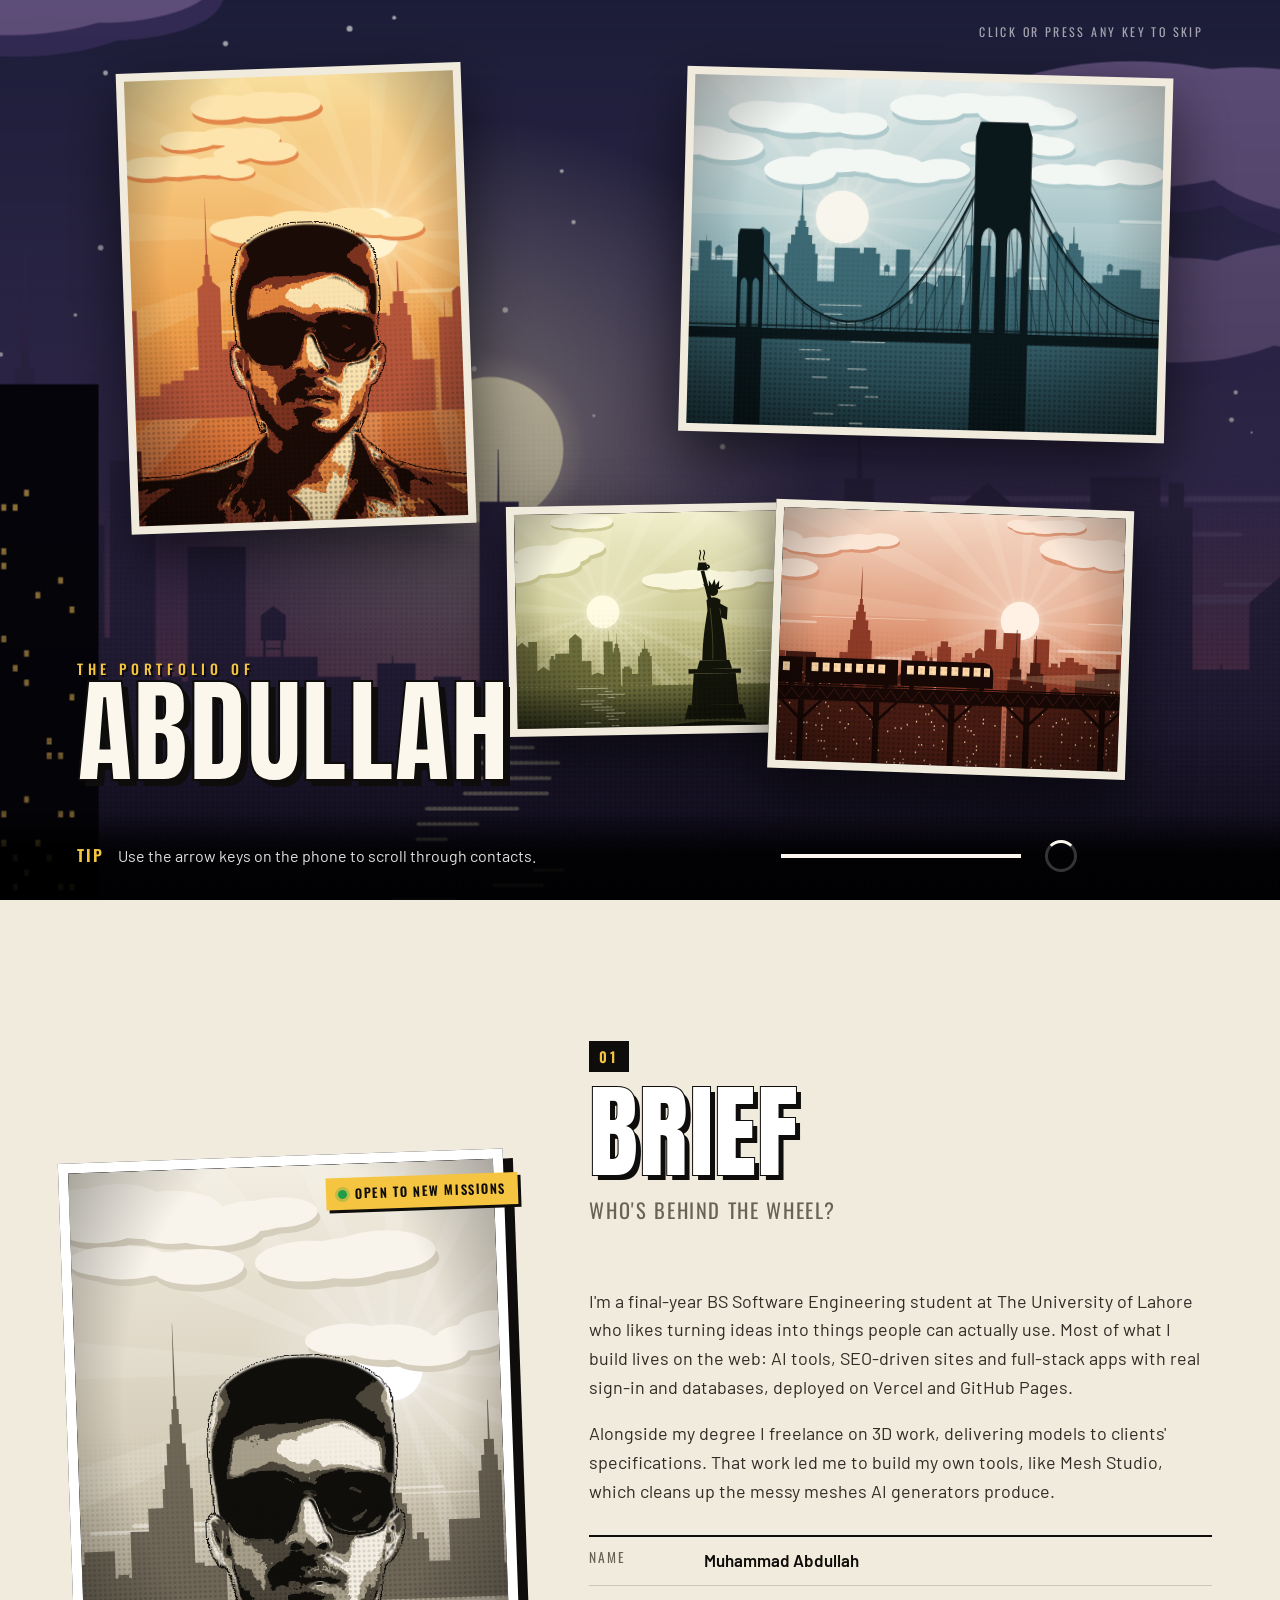
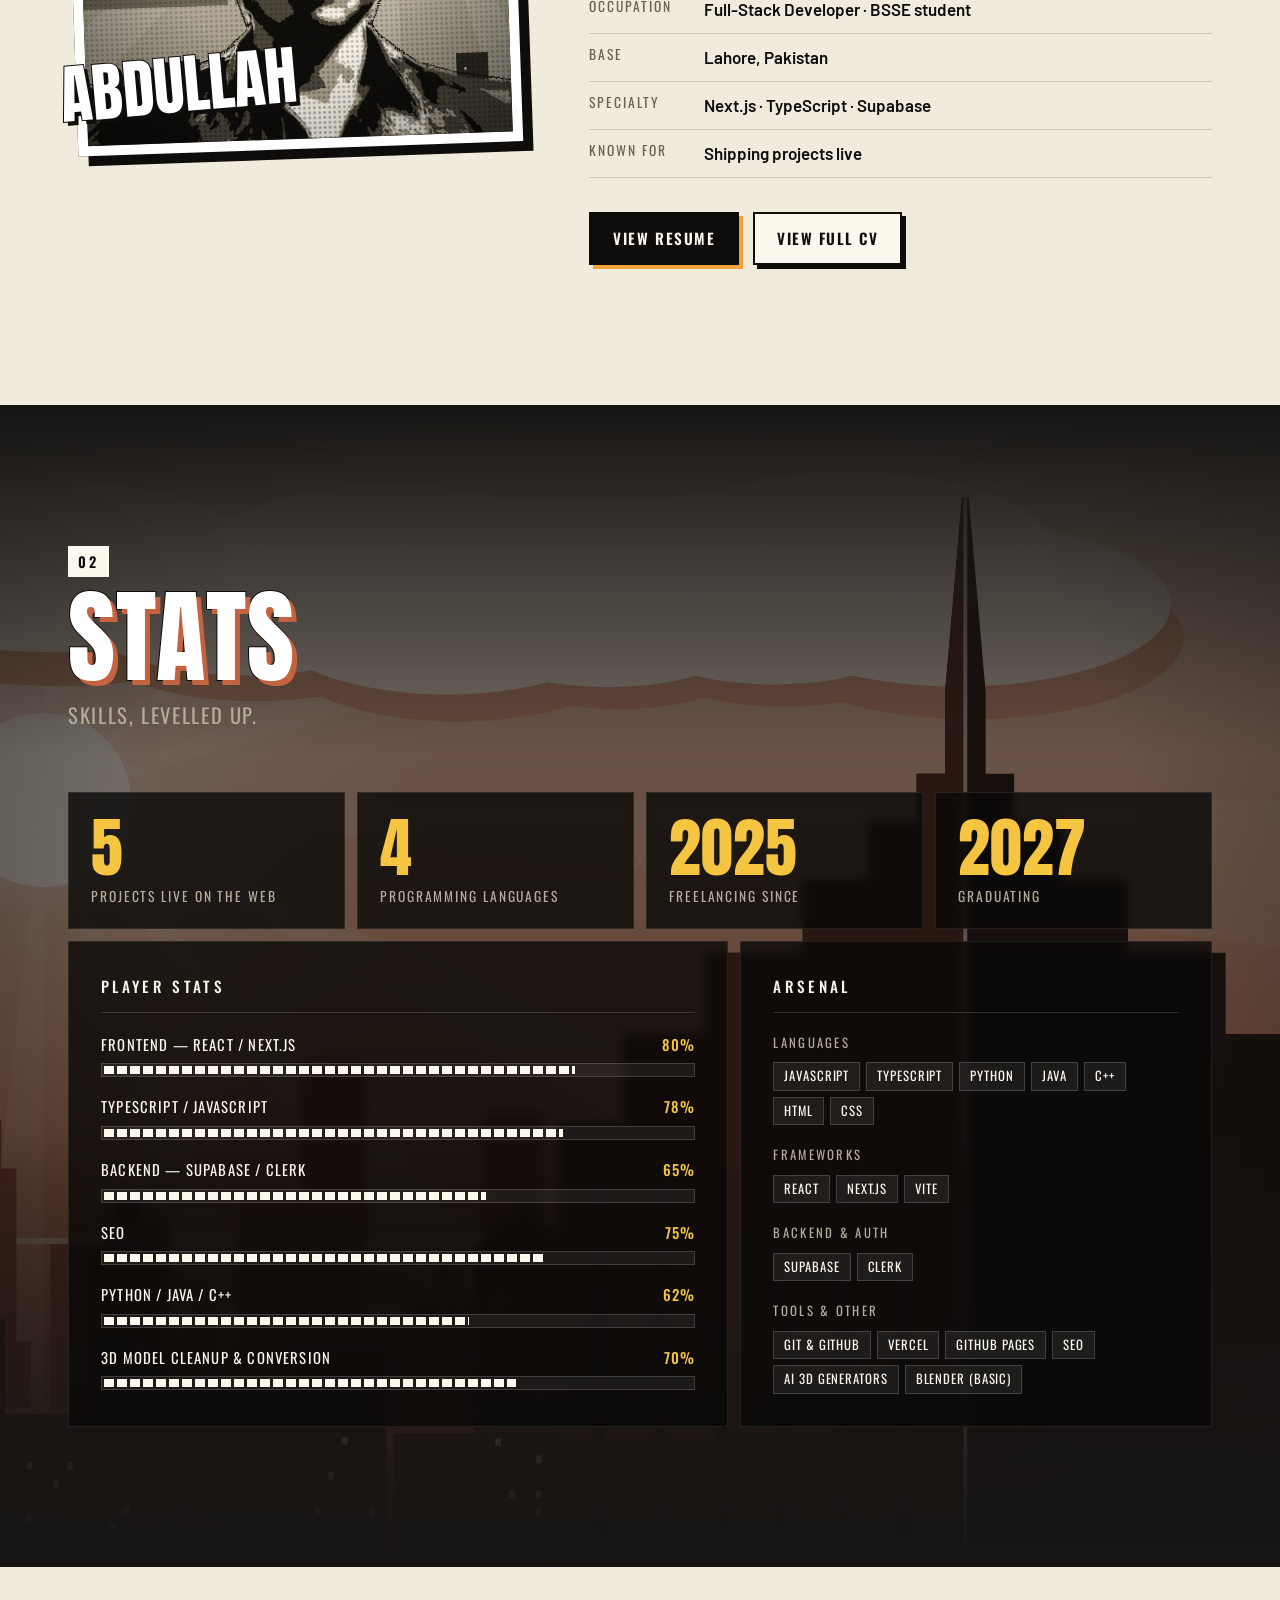
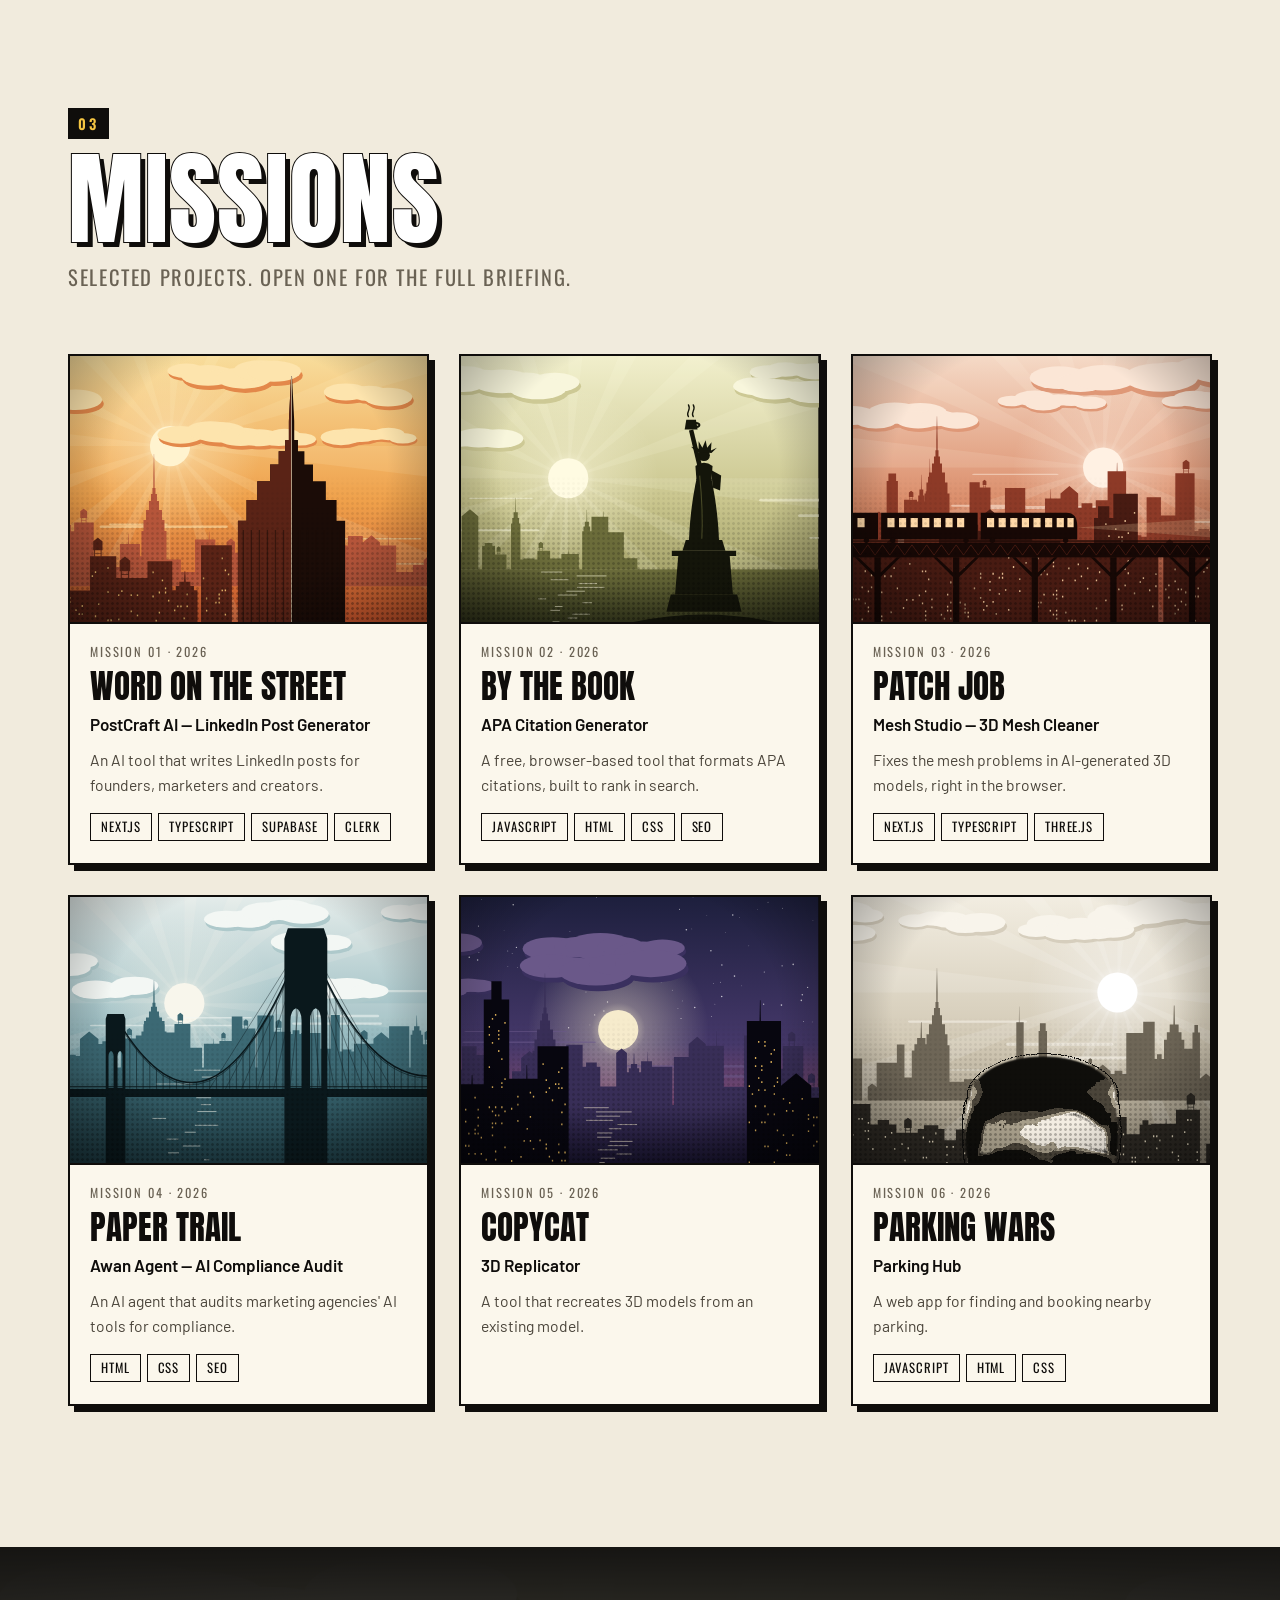
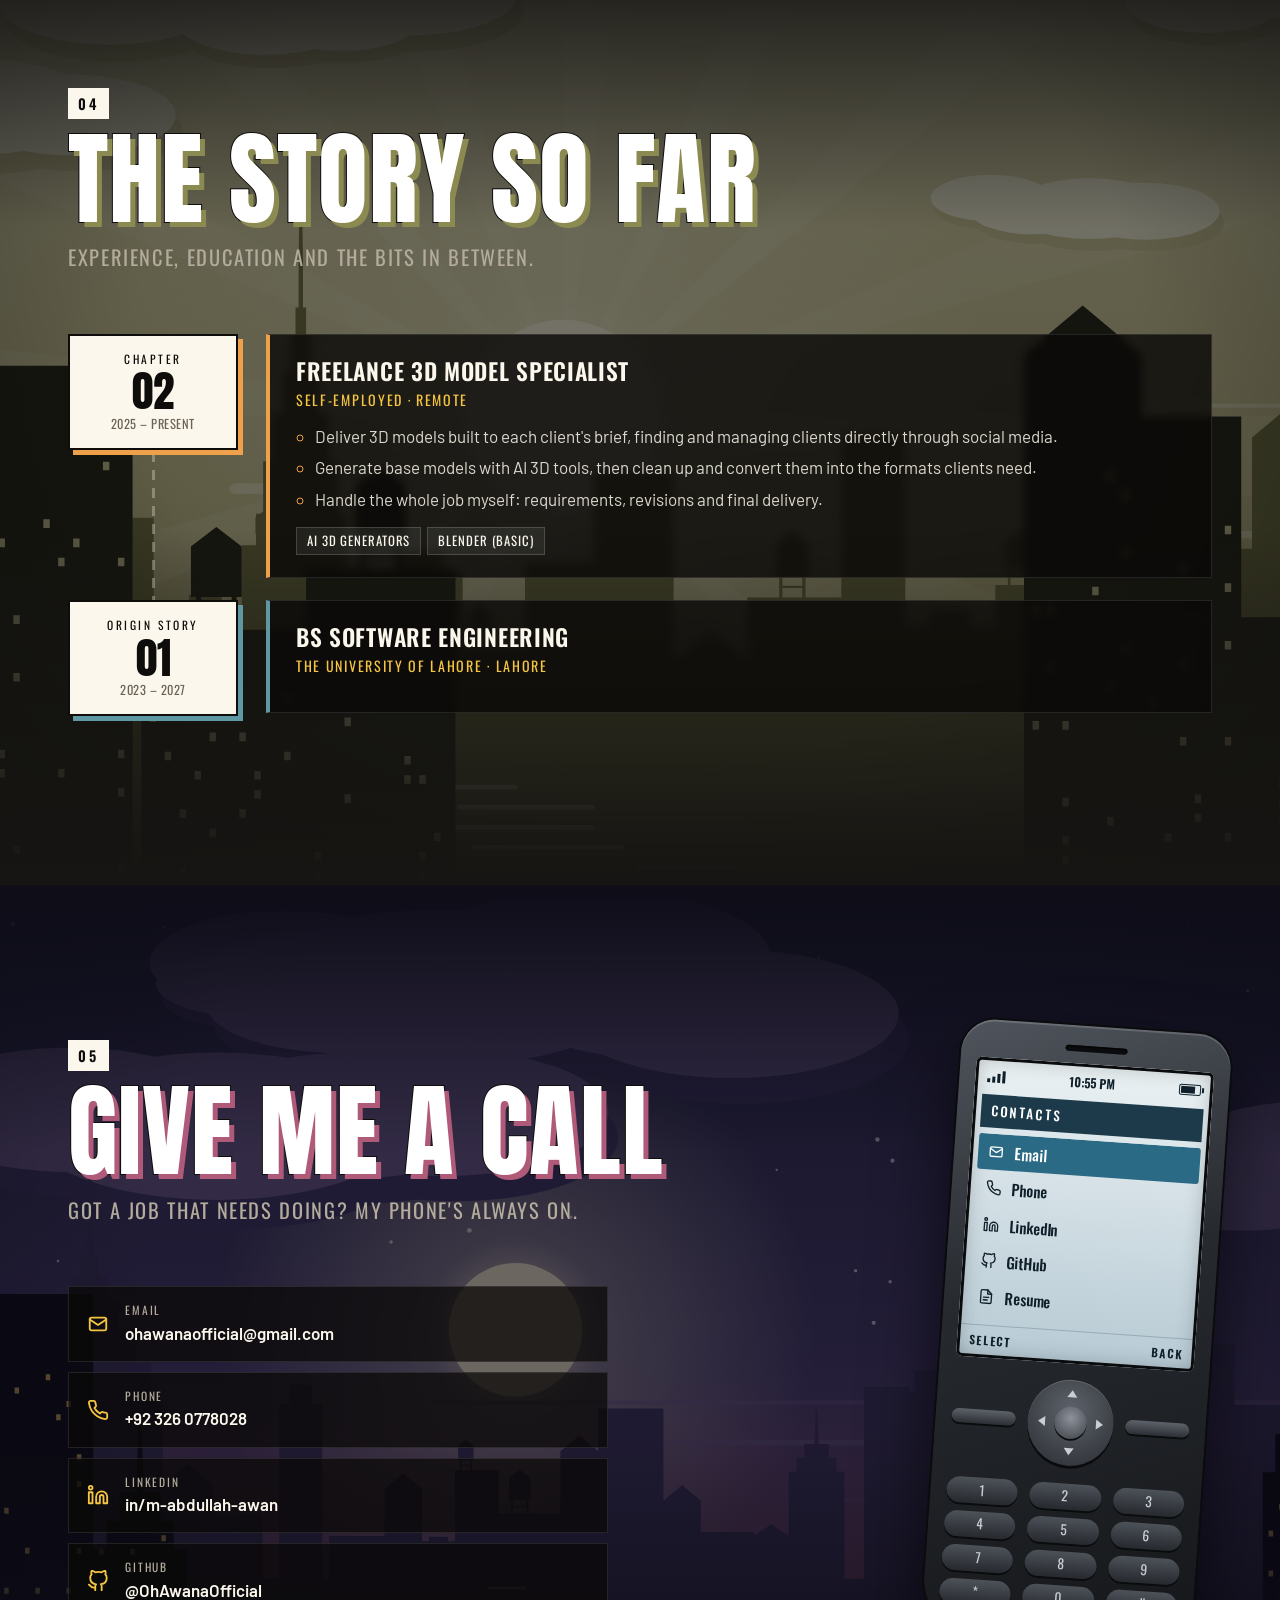
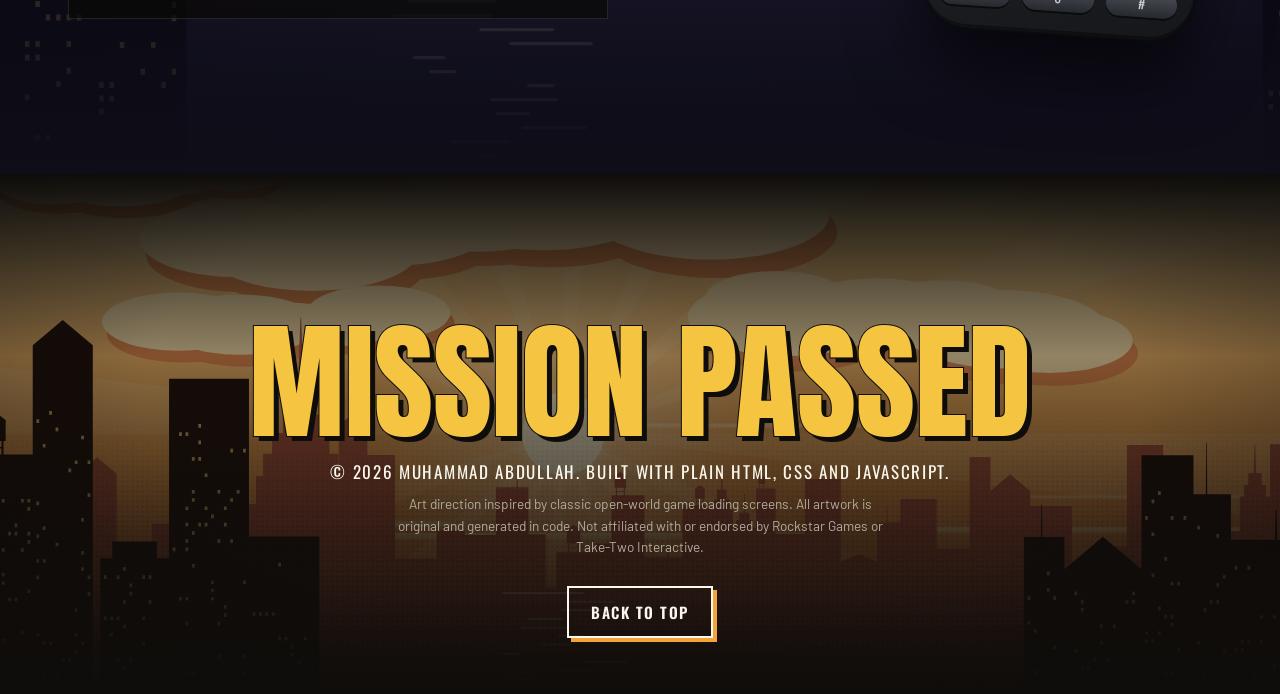
<file: index.html>
<!doctype html>
<html lang="en" class="no-js">
<head>
  <meta charset="utf-8">
  <meta name="viewport" content="width=device-width, initial-scale=1">
  <title>Muhammad Abdullah — Portfolio</title>
  <meta name="description" content="Portfolio of Muhammad Abdullah, full-stack developer and BSSE student in Lahore. Projects, experience, skills and contact.">
  <meta name="theme-color" content="#161513">
  <meta property="og:title" content="Muhammad Abdullah — Portfolio">
  <meta property="og:description" content="Full-stack developer in Lahore. Projects, experience, skills and contact.">
  <meta property="og:type" content="website">
  <link rel="icon" href="data:image/svg+xml,%3Csvg xmlns='http://www.w3.org/2000/svg' viewBox='0 0 64 64'%3E%3Crect width='64' height='64' rx='8' fill='%23111'/%3E%3Ctext x='32' y='48' font-family='Impact,Arial Black,sans-serif' font-size='44' text-anchor='middle' fill='%23f1ebdd'%3EA%3C/text%3E%3C/svg%3E">
  <link rel="preconnect" href="https://fonts.googleapis.com">
  <link rel="preconnect" href="https://fonts.gstatic.com" crossorigin>
  <link href="https://fonts.googleapis.com/css2?family=Anton&family=Barlow:ital,wght@0,400;0,500;0,600;0,700;1,400&family=Oswald:wght@400;500;600;700&display=swap" rel="stylesheet">
  <link rel="stylesheet" href="assets/css/style.css">
  <script>
    document.documentElement.className = "js is-loading";
    try { if (sessionStorage.getItem("seenLoader") === "1") document.documentElement.classList.add("skip-loader"); } catch (e) {}
  </script>
</head>
<body>
  <a class="skip-link" href="#brief">Skip to content</a>

  <!-- ===================== LOADING SCREEN ===================== -->
  <div class="loader" id="loader" aria-hidden="true">
    <div class="loader-sky" data-scene="skyline" data-tint="night" data-ratio="banner" data-seed="4"></div>
    <div class="loader-frames">
      <figure class="lf lf-1 panel" data-scene="portrait" data-tint="dusk" data-ratio="tall" data-seed="2"></figure>
      <figure class="lf lf-2 panel" data-scene="bridge" data-tint="harbor" data-seed="5"></figure>
      <figure class="lf lf-3 panel" data-scene="statue" data-tint="park" data-seed="8"></figure>
      <figure class="lf lf-4 panel" data-scene="train" data-tint="rust" data-seed="3"></figure>
    </div>
    <div class="loader-logo">
      <span class="logo-pre">The portfolio of</span>
      <span class="logo-name" data-bind="name">Abdullah</span>
    </div>
    <div class="loader-bar">
      <p class="loader-tip"><b>Tip</b> <span id="loader-tip">Every panel on the cover is a door.</span></p>
      <div class="loader-progress"><span></span></div>
      <span class="loader-spin" aria-hidden="true"></span>
    </div>
    <span class="loader-skip">Click or press any key to skip</span>
  </div>

  <!-- ===================== PAUSE MENU (NAV) ===================== -->
  <header class="menu" id="menu">
    <div class="menu-inner">
      <a class="menu-logo" href="#top" data-bind="name">Abdullah</a>
      <nav class="menu-tabs" aria-label="Sections">
        <a href="#brief">Brief</a>
        <a href="#stats">Stats</a>
        <a href="#missions">Missions</a>
        <a href="#story">Story</a>
        <a href="#phone">Phone</a>
      </nav>
      <div class="menu-docs">
        <a class="menu-btn" href="resume.html">Resume</a>
        <a class="menu-btn menu-btn-alt" href="cv.html">CV</a>
      </div>
    </div>
  </header>

  <main>
    <!-- ===================== COVER ===================== -->
    <section class="cover-wrap" id="top" aria-label="Cover">
      <div class="cover">
        <div class="panel c-logo">
          <h1 class="logo">
            <span class="logo-pre">The portfolio of</span>
            <span class="logo-name" data-bind="name">Abdullah</span>
            <span class="logo-roles" id="logo-roles"></span>
          </h1>
          <p class="logo-tagline" data-bind="tagline"></p>
          <div class="logo-cta">
            <a class="btn" href="#missions">Start mission</a>
            <a class="btn btn-ghost" href="assets/docs/resume.pdf" download data-bind-download="Resume">Download resume</a>
          </div>
        </div>
        <a class="panel c-portrait" href="#brief" data-scene="portrait" data-tint="dusk" data-ratio="tall" data-seed="2">
          <span class="cap"><i>01</i> Brief</span>
        </a>
        <a class="panel c-bridge" href="#missions" data-scene="bridge" data-tint="harbor" data-seed="5">
          <span class="cap"><i>03</i> Missions</span>
        </a>
        <a class="panel c-tower" href="#stats" data-scene="tower" data-tint="rust" data-ratio="tall" data-seed="6">
          <span class="cap"><i>02</i> Stats</span>
        </a>
        <a class="panel c-statue" href="#story" data-scene="statue" data-tint="park" data-seed="8">
          <span class="cap"><i>04</i> Story</span>
        </a>
        <a class="panel c-train" href="#phone" data-scene="train" data-tint="night" data-seed="3">
          <span class="cap"><i>05</i> Phone</span>
        </a>
      </div>
    </section>

    <!-- ===================== 01 BRIEF ===================== -->
    <section class="section section-paper" id="brief">
      <div class="wrap brief">
        <div class="brief-card reveal">
          <div class="panel brief-art" data-scene="portrait" data-tint="mono" data-ratio="tall" data-seed="9"></div>
          <span class="brief-name" data-bind="name">Abdullah</span>
          <span class="brief-status" id="brief-status"></span>
        </div>
        <div class="brief-text">
          <header class="sec-head reveal">
            <span class="sec-num">01</span>
            <h2 class="sec-title">Brief</h2>
            <p class="sec-sub">Who's behind the wheel?</p>
          </header>
          <div class="brief-about reveal" id="brief-about"></div>
          <dl class="dossier reveal" id="dossier"></dl>
          <div class="brief-cta reveal">
            <a class="btn btn-dark" href="resume.html">View resume</a>
            <a class="btn" href="cv.html">View full CV</a>
          </div>
        </div>
      </div>
    </section>

    <!-- ===================== 02 STATS ===================== -->
    <section class="section section-dark" id="stats">
      <div class="section-art" data-scene="tower" data-tint="rust" data-ratio="banner" data-seed="11"></div>
      <div class="wrap">
        <header class="sec-head reveal">
          <span class="sec-num">02</span>
          <h2 class="sec-title">Stats</h2>
          <p class="sec-sub">Skills, levelled up.</p>
        </header>
        <div class="numbers reveal" id="numbers"></div>
        <div class="stats-grid">
          <div class="menu-box reveal">
            <h3 class="menu-box-title">Player stats</h3>
            <ul class="bars" id="bars"></ul>
          </div>
          <div class="menu-box reveal">
            <h3 class="menu-box-title">Arsenal</h3>
            <div class="arsenal" id="arsenal"></div>
          </div>
        </div>
      </div>
    </section>

    <!-- ===================== 03 MISSIONS ===================== -->
    <section class="section section-paper" id="missions">
      <div class="wrap">
        <header class="sec-head reveal">
          <span class="sec-num">03</span>
          <h2 class="sec-title">Missions</h2>
          <p class="sec-sub">Selected projects. Open one for the full briefing.</p>
        </header>
        <div class="missions" id="mission-list"></div>
      </div>
    </section>

    <!-- ===================== 04 STORY ===================== -->
    <section class="section section-dark section-story" id="story">
      <div class="section-art" data-scene="skyline" data-tint="park" data-ratio="square" data-seed="12"></div>
      <div class="wrap">
        <header class="sec-head reveal">
          <span class="sec-num">04</span>
          <h2 class="sec-title">The story so far</h2>
          <p class="sec-sub">Experience, education and the bits in between.</p>
        </header>
        <ol class="story" id="story-list"></ol>
        <div class="menu-box achievements reveal">
          <h3 class="menu-box-title">Achievements unlocked</h3>
          <ul class="achievement-list" id="achievements"></ul>
        </div>
      </div>
    </section>

    <!-- ===================== 05 PHONE ===================== -->
    <section class="section section-night" id="phone">
      <div class="section-art" data-scene="skyline" data-tint="night" data-ratio="banner" data-seed="13"></div>
      <div class="wrap phone-wrap">
        <div class="phone-copy">
          <header class="sec-head reveal">
            <span class="sec-num">05</span>
            <h2 class="sec-title">Give me a call</h2>
            <p class="sec-sub">Got a job that needs doing? My phone's always on.</p>
          </header>
          <ul class="contact-list reveal" id="contact-list"></ul>
        </div>

        <div class="phone reveal" id="phone-device">
          <div class="phone-top"><span class="phone-speaker"></span></div>
          <div class="phone-screen" tabindex="0" aria-label="Phone contacts. Use the arrow keys to choose and Enter to call.">
            <div class="phone-status">
              <span class="signal" aria-hidden="true"><i></i><i></i><i></i><i></i></span>
              <span class="phone-clock" id="phone-clock">12:00</span>
              <span class="battery" aria-hidden="true"><i></i></span>
            </div>
            <div class="phone-title" id="phone-title">Contacts</div>
            <ul class="phone-list" id="phone-list" role="listbox" aria-label="Contacts"></ul>
            <div class="phone-calling" id="phone-calling" aria-live="polite"></div>
            <div class="phone-soft"><span>Select</span><span>Back</span></div>
          </div>
          <div class="phone-keys" aria-hidden="true">
            <button class="pk pk-soft" tabindex="-1" data-key="ok"></button>
            <div class="dpad">
              <button tabindex="-1" class="dp dp-up" data-key="up"></button>
              <button tabindex="-1" class="dp dp-left" data-key="up"></button>
              <button tabindex="-1" class="dp dp-ok" data-key="ok"></button>
              <button tabindex="-1" class="dp dp-right" data-key="down"></button>
              <button tabindex="-1" class="dp dp-down" data-key="down"></button>
            </div>
            <button class="pk pk-soft" tabindex="-1" data-key="back"></button>
            <div class="numpad">
              <span>1</span><span>2</span><span>3</span><span>4</span><span>5</span><span>6</span>
              <span>7</span><span>8</span><span>9</span><span>*</span><span>0</span><span>#</span>
            </div>
          </div>
        </div>
      </div>
    </section>
  </main>

  <!-- ===================== FOOTER ===================== -->
  <footer class="footer">
    <div class="footer-art" data-scene="skyline" data-tint="dusk" data-ratio="banner" data-seed="14"></div>
    <div class="wrap footer-inner">
      <p class="footer-big">Mission passed</p>
      <p class="footer-line">© <span id="year"></span> <span data-bind="fullName">Abdullah</span>. Built with plain HTML, CSS and JavaScript.</p>
      <p class="footer-note">Art direction inspired by classic open-world game loading screens. All artwork is original and generated in code. Not affiliated with or endorsed by Rockstar Games or Take-Two Interactive.</p>
      <a class="btn btn-ghost" href="#top">Back to top</a>
    </div>
  </footer>

  <!-- ===================== MISSION BRIEFING ===================== -->
  <dialog class="briefing" id="briefing" aria-labelledby="briefing-title">
    <div class="briefing-art panel" id="briefing-art"></div>
    <div class="briefing-body">
      <p class="briefing-meta" id="briefing-meta"></p>
      <h3 class="briefing-title" id="briefing-title"></h3>
      <p class="briefing-real" id="briefing-real"></p>
      <p class="briefing-desc" id="briefing-desc"></p>
      <ul class="briefing-list" id="briefing-list"></ul>
      <ul class="tags" id="briefing-tags"></ul>
      <div class="briefing-links" id="briefing-links"></div>
    </div>
    <button class="briefing-close" id="briefing-close" aria-label="Close briefing">✕</button>
  </dialog>

  <noscript><p class="noscript">This portfolio needs JavaScript to draw its artwork. The <a href="resume.html">resume</a> and <a href="cv.html">CV</a> are also available.</p></noscript>

  <script src="assets/js/content.js"></script>
  <script src="assets/js/util.js"></script>
  <script src="assets/js/scenes.js"></script>
  <script src="assets/js/main.js"></script>
</body>
</html>
</file>
<file: assets/css/style.css>
/* ==========================================================================
   Portfolio — GTA IV loading-screen–inspired theme
   Panels with paper borders, tinted dusk artwork, halftone and grain,
   pause-menu navigation, mission cards and an old-school phone.
   ========================================================================== */

/* Pricedown is used if it's installed or placed in assets/fonts/ (see README).
   Without it, Anton is used — it's close in spirit. */
@font-face {
  font-family: "Pricedown";
  src: local("Pricedown"), local("Pricedown Bl"), local("PricedownBl-Regular");
  font-display: swap;
}

:root {
  --ink: #0f0d0b;
  --asphalt: #161513;
  --night: #0e0d18;
  --paper: #f1ebdd;
  --paper-2: #e4dbc6;
  --cream: #fbf7ec;
  --sun: #f2a33a;
  --gold: #f5c542;
  --text-dark: #2e2a24;
  --muted-dark: #6a6254;
  --muted-light: #b3ab9c;

  --font-logo: "Pricedown", "Anton", Impact, "Arial Narrow Bold", sans-serif;
  --font-ui: "Oswald", "Arial Narrow", "Roboto Condensed", sans-serif;
  --font-body: "Barlow", system-ui, -apple-system, "Segoe UI", Roboto, sans-serif;

  --gutter: clamp(16px, 4vw, 48px);
  --maxw: 1240px;
  --menu-h: 60px;
  --frame: 10px;
  color-scheme: dark;
}

*, *::before, *::after { box-sizing: border-box; }

html {
  scroll-behavior: smooth;
  scroll-padding-top: calc(var(--menu-h) + 16px);
  -webkit-text-size-adjust: 100%;
}
html.is-loading { overflow: hidden; }

body {
  margin: 0;
  background: var(--asphalt);
  color: var(--cream);
  font-family: var(--font-body);
  font-size: 17px;
  line-height: 1.6;
  overflow-x: hidden;
  -webkit-font-smoothing: antialiased;
}

/* film grain over everything */
body::after {
  content: "";
  position: fixed;
  inset: 0;
  z-index: 90;
  pointer-events: none;
  opacity: .08;
  background-image: url("data:image/svg+xml,%3Csvg xmlns='http://www.w3.org/2000/svg' width='180' height='180'%3E%3Cfilter id='n'%3E%3CfeTurbulence type='fractalNoise' baseFrequency='.85' numOctaves='2' stitchTiles='stitch'/%3E%3CfeColorMatrix type='saturate' values='0'/%3E%3C/filter%3E%3Crect width='100%25' height='100%25' filter='url(%23n)'/%3E%3C/svg%3E");
}

img, svg { display: block; max-width: 100%; }
a { color: inherit; }
h1, h2, h3, h4 { margin: 0; font-weight: inherit; }
button { font: inherit; color: inherit; }

.wrap { position: relative; z-index: 1; max-width: var(--maxw); margin: 0 auto; padding: 0 var(--gutter); }

.skip-link {
  position: absolute; left: -9999px; top: 8px; z-index: 200;
  background: var(--cream); color: var(--ink); padding: 8px 14px; font-family: var(--font-ui);
}
.skip-link:focus { left: 8px; }
:focus-visible { outline: 3px solid var(--gold); outline-offset: 3px; }

/* ---------- artwork panels ---------- */

.panel {
  position: relative;
  display: block;
  overflow: hidden;
  isolation: isolate;
  background: var(--ink);
  color: var(--cream);
  text-decoration: none;
}
.art { position: absolute; inset: 0; z-index: -1; overflow: hidden; }
.art > svg, .art > img {
  position: absolute; inset: 0; width: 100%; height: 100%;
  transform-origin: 50% 60%;
  transition: transform 1.6s cubic-bezier(.2, .7, .2, 1);
}
.art > img { object-fit: cover; object-position: center top; }
.art::before, .art::after { content: ""; position: absolute; inset: 0; z-index: 2; pointer-events: none; }
.art::before { background: radial-gradient(ellipse at 50% 42%, transparent 55%, rgba(0, 0, 0, .42) 100%); }
.art::after {
  background-image: radial-gradient(circle, rgba(15, 13, 11, .65) 1px, transparent 1.7px);
  background-size: 5px 5px;
  -webkit-mask-image: linear-gradient(to top, #000, transparent 55%);
  mask-image: linear-gradient(to top, #000, transparent 55%);
  mix-blend-mode: multiply;
  opacity: .5;
}
a.panel:hover .art > svg, a.panel:hover .art > img,
a.panel:focus-visible .art > svg, a.panel:focus-visible .art > img { transform: scale(1.06); }

.cap {
  position: absolute; left: 0; bottom: 14px;
  display: inline-flex; align-items: center; gap: 10px;
  padding: 6px 14px 6px 12px;
  background: var(--ink); color: var(--cream);
  font-family: var(--font-ui); font-weight: 600; font-size: .85rem;
  letter-spacing: .16em; text-transform: uppercase;
  transition: padding .3s;
}
.cap i { font-style: normal; color: var(--gold); }
a.panel:hover .cap, a.panel:focus-visible .cap { padding-right: 28px; }

/* ---------- buttons ---------- */

.btn {
  display: inline-flex; align-items: center; gap: 8px;
  padding: 12px 22px;
  font-family: var(--font-ui); font-weight: 600; font-size: .95rem;
  letter-spacing: .1em; text-transform: uppercase; text-decoration: none;
  background: var(--cream); color: var(--ink);
  border: 2px solid var(--ink);
  box-shadow: 4px 4px 0 var(--ink);
  cursor: pointer;
  transition: transform .15s, box-shadow .15s;
}
.btn:hover { transform: translate(-2px, -2px); box-shadow: 6px 6px 0 var(--ink); }
.btn:active { transform: translate(2px, 2px); box-shadow: 2px 2px 0 var(--ink); }
.btn-dark { background: var(--ink); color: var(--cream); box-shadow: 4px 4px 0 var(--sun); }
.btn-dark:hover { box-shadow: 6px 6px 0 var(--sun); }
.btn-ghost { background: transparent; color: var(--cream); border-color: var(--cream); box-shadow: 4px 4px 0 var(--sun); }
.btn-ghost:hover { box-shadow: 6px 6px 0 var(--sun); }

/* ---------- loading screen ---------- */

.loader { display: none; }
.js .loader {
  position: fixed; inset: 0; z-index: 100;
  display: block; overflow: hidden;
  background: #0b0a12;
  cursor: pointer;
  transition: opacity .7s ease, visibility .7s;
}
.skip-loader .loader { display: none; }
.loader.done { opacity: 0; visibility: hidden; }

.loader-sky { position: absolute; inset: -3%; isolation: isolate; animation: sky-pan 10s ease-out forwards; }
.loader-sky .art::before { background: linear-gradient(to bottom, rgba(0, 0, 0, .1), rgba(0, 0, 0, .55)); }
@keyframes sky-pan { from { transform: scale(1.14) translateX(2%); } to { transform: scale(1.02) translateX(-1%); } }

.lf {
  position: absolute; margin: 0; opacity: 0;
  border: 8px solid var(--paper);
  box-shadow: 0 24px 60px rgba(0, 0, 0, .6);
}
.lf-1 { width: min(27vw, 360px); aspect-ratio: 3 / 4; left: 7%; top: 9%; rotate: -2deg;
  animation: in-left 1s .15s cubic-bezier(.2, .8, .2, 1) forwards, drift-a 10s 1.1s linear forwards; }
.lf-2 { width: min(38vw, 540px); aspect-ratio: 4 / 3; right: 6%; top: 7%; rotate: 1.5deg;
  animation: in-right 1s .45s cubic-bezier(.2, .8, .2, 1) forwards, drift-b 10s 1.4s linear forwards; }
.lf-3 { width: min(24vw, 330px); aspect-ratio: 4 / 3; left: 37%; bottom: 17%; rotate: -1deg;
  animation: in-up 1s .75s cubic-bezier(.2, .8, .2, 1) forwards, drift-a 10s 1.7s linear forwards; }
.lf-4 { width: min(28vw, 400px); aspect-ratio: 4 / 3; right: 9%; bottom: 15%; rotate: 2deg;
  animation: in-right 1s 1.05s cubic-bezier(.2, .8, .2, 1) forwards, drift-b 10s 2s linear forwards; }
@keyframes in-left  { from { opacity: 0; translate: -80px 0; } to { opacity: 1; translate: 0 0; } }
@keyframes in-right { from { opacity: 0; translate: 80px 0; }  to { opacity: 1; translate: 0 0; } }
@keyframes in-up    { from { opacity: 0; translate: 0 80px; }  to { opacity: 1; translate: 0 0; } }
@keyframes drift-a  { from { transform: translate(0, 0); } to { transform: translate(34px, -12px); } }
@keyframes drift-b  { from { transform: translate(0, 0); } to { transform: translate(-34px, 10px); } }

.loader-logo { position: absolute; left: 6vw; bottom: 118px; z-index: 2; display: flex; flex-direction: column; }
.loader-logo .logo-name { font-size: clamp(3.4rem, 9vw, 8rem); -webkit-text-stroke: 2px var(--ink); text-shadow: 6px 6px 0 var(--ink); }
.loader-logo .logo-pre { text-shadow: 2px 2px 0 var(--ink); }

.loader-bar {
  position: absolute; left: 0; right: 0; bottom: 0; z-index: 2;
  display: flex; align-items: center; gap: 24px;
  padding: 26px 6vw 28px;
  background: linear-gradient(transparent, rgba(0, 0, 0, .85) 45%);
}
.loader-tip { flex: 1; margin: 0; max-width: 680px; font-size: 1rem; color: rgba(255, 255, 255, .88); }
.loader-tip b { margin-right: 10px; font-family: var(--font-ui); font-weight: 600; letter-spacing: .14em; text-transform: uppercase; color: var(--gold); }
.loader-progress { width: min(240px, 26vw); height: 4px; background: rgba(255, 255, 255, .18); overflow: hidden; }
.loader-progress span { display: block; width: 100%; height: 100%; background: var(--cream); transform-origin: left; animation: progress 3.4s cubic-bezier(.4, .1, .3, 1) forwards; }
@keyframes progress { from { transform: scaleX(0); } to { transform: scaleX(1); } }
.loader-spin { width: 32px; height: 32px; flex: none; border-radius: 50%; border: 3px solid rgba(255, 255, 255, .2); border-top-color: var(--cream); animation: spin .9s linear infinite; }
@keyframes spin { to { transform: rotate(360deg); } }
.loader-skip {
  position: absolute; top: 22px; right: 6vw; z-index: 2;
  font-family: var(--font-ui); font-size: .75rem; letter-spacing: .2em; text-transform: uppercase;
  color: rgba(255, 255, 255, .6);
}

/* ---------- logo lockup ---------- */

.logo { display: flex; flex-direction: column; align-items: flex-start; margin: 0; }
.logo-pre {
  font-family: var(--font-ui); font-weight: 500; font-size: clamp(.75rem, 1.1vw, .95rem);
  letter-spacing: .34em; text-transform: uppercase; color: var(--gold);
}
.logo-name {
  font-family: var(--font-logo); font-weight: 400; text-transform: uppercase;
  font-size: clamp(3.4rem, 8vw, 8.5rem); line-height: .88; letter-spacing: .005em;
  color: var(--cream);
}
.logo-roles {
  display: flex; flex-wrap: wrap; gap: 4px 12px; margin-top: 12px;
  font-family: var(--font-ui); font-weight: 400; font-size: clamp(.85rem, 1.3vw, 1.1rem);
  letter-spacing: .14em; text-transform: uppercase; color: var(--cream);
}
.logo-roles span + span::before { content: "/"; margin-right: 12px; color: var(--sun); }

/* ---------- pause menu ---------- */

.menu {
  position: fixed; inset: 0 0 auto; z-index: 60;
  background: rgba(12, 11, 10, .86);
  -webkit-backdrop-filter: blur(8px);
  backdrop-filter: blur(8px);
  border-bottom: 1px solid rgba(255, 255, 255, .08);
}
.menu-inner {
  max-width: 1600px; height: var(--menu-h); margin: 0 auto;
  display: flex; align-items: center; gap: 20px;
  padding: 0 clamp(12px, 2.5vw, 28px);
}
.menu-logo {
  font-family: var(--font-logo); font-size: 1.75rem; line-height: 1;
  text-transform: uppercase; text-decoration: none; color: var(--cream);
}
.menu-tabs { display: flex; gap: 2px; margin: 0 auto; }
.menu-tabs a {
  padding: 7px 14px;
  font-family: var(--font-ui); font-weight: 500; font-size: .92rem;
  letter-spacing: .16em; text-transform: uppercase; text-decoration: none; white-space: nowrap;
  color: rgba(251, 247, 236, .72);
  transition: background .2s, color .2s;
}
.menu-tabs a:hover { color: var(--cream); background: rgba(255, 255, 255, .08); }
.menu-tabs a.active { background: var(--cream); color: var(--ink); }
.menu-docs { display: flex; gap: 8px; }
.menu-btn {
  padding: 7px 14px;
  font-family: var(--font-ui); font-weight: 600; font-size: .85rem;
  letter-spacing: .12em; text-transform: uppercase; text-decoration: none;
  background: var(--sun); color: var(--ink);
}
.menu-btn:hover { background: var(--gold); }
.menu-btn-alt { background: transparent; color: var(--cream); box-shadow: inset 0 0 0 1.5px rgba(251, 247, 236, .45); }
.menu-btn-alt:hover { background: rgba(255, 255, 255, .1); }

/* ---------- cover (box-art grid) ---------- */

.cover-wrap { padding: calc(var(--menu-h) + var(--frame)) var(--frame) var(--frame); background: var(--paper); }
.cover {
  display: grid; gap: var(--frame);
  grid-template-columns: repeat(12, minmax(0, 1fr));
  grid-template-rows: repeat(8, minmax(0, 1fr));
  height: calc(100vh - var(--menu-h) - 2 * var(--frame));
  min-height: 600px; max-height: 920px; max-width: 1600px;
  margin: 0 auto;
}
.c-portrait { grid-column: 1 / 5;  grid-row: 1 / 9; }
.c-logo     { grid-column: 5 / 13; grid-row: 1 / 5; }
.c-bridge   { grid-column: 5 / 10; grid-row: 5 / 7; }
.c-tower    { grid-column: 10 / 13; grid-row: 5 / 9; }
.c-statue   { grid-column: 5 / 8;  grid-row: 7 / 9; }
.c-train    { grid-column: 8 / 10; grid-row: 7 / 9; }

.c-logo {
  display: flex; flex-direction: column; justify-content: center; gap: 18px;
  padding: clamp(24px, 3.5vw, 52px);
  background: repeating-linear-gradient(135deg, rgba(255, 255, 255, .025) 0 2px, transparent 2px 9px), var(--ink);
}
.c-logo::before { content: ""; position: absolute; inset: 10px; border: 1.5px solid rgba(251, 247, 236, .22); pointer-events: none; }
.logo-tagline { margin: 0; max-width: 46ch; font-size: clamp(1rem, 1.3vw, 1.2rem); color: rgba(251, 247, 236, .82); }
.logo-cta { display: flex; flex-wrap: wrap; gap: 14px; }
.c-logo .btn { box-shadow: 4px 4px 0 var(--sun); border-color: var(--cream); }
.c-logo .btn:hover { box-shadow: 6px 6px 0 var(--sun); }

/* ---------- sections ---------- */

.section { position: relative; overflow: hidden; padding: clamp(80px, 11vw, 150px) 0; --bg: var(--asphalt); --accent: var(--sun); }
.section-paper { --bg: var(--paper); background: var(--paper); color: var(--ink); }
.section-dark { background: var(--asphalt); }
.section-night { --bg: var(--night); --accent: #b05a79; background: var(--night); }
#stats { --accent: #c4633f; }
#story { --accent: #8b8a51; }

.section-art { position: absolute; inset: 0; z-index: 0; isolation: isolate; opacity: .4; pointer-events: none; }
.section-art::after {
  content: ""; position: absolute; inset: 0;
  background: linear-gradient(to bottom, var(--bg), transparent 30%, transparent 62%, var(--bg));
}
.section-art .art::after { display: none; }

.sec-head { margin-bottom: clamp(36px, 5vw, 60px); }
.sec-num {
  display: inline-block; margin-bottom: 14px; padding: 4px 10px;
  font-family: var(--font-ui); font-weight: 600; font-size: .9rem; letter-spacing: .2em;
  background: var(--ink); color: var(--gold);
}
.section-dark .sec-num, .section-night .sec-num { background: var(--cream); color: var(--ink); }
.sec-title {
  font-family: var(--font-logo); font-weight: 400; text-transform: uppercase;
  font-size: clamp(3rem, 8vw, 6.5rem); line-height: .9; letter-spacing: .01em;
  color: #fff;
  -webkit-text-stroke: 2px var(--ink);
  paint-order: stroke fill;
  text-shadow: 5px 5px 0 var(--ink);
}
.section-dark .sec-title, .section-night .sec-title { text-shadow: 5px 5px 0 var(--accent); }
.sec-sub {
  margin: 16px 0 0;
  font-family: var(--font-ui); font-size: clamp(1.02rem, 1.6vw, 1.28rem);
  letter-spacing: .08em; text-transform: uppercase; color: var(--muted-dark);
}
.section-dark .sec-sub, .section-night .sec-sub { color: var(--muted-light); }

/* semi-transparent menu boxes (the in-game menus) */
.menu-box {
  padding: clamp(20px, 3vw, 32px);
  background: rgba(10, 9, 8, .8);
  border: 1px solid rgba(255, 255, 255, .09);
  -webkit-backdrop-filter: blur(4px);
  backdrop-filter: blur(4px);
}
.menu-box-title {
  margin-bottom: 20px; padding-bottom: 14px;
  border-bottom: 1px solid rgba(255, 255, 255, .14);
  font-family: var(--font-ui); font-weight: 500; font-size: .95rem;
  letter-spacing: .22em; text-transform: uppercase; color: var(--cream);
}

.tags { list-style: none; margin: 0; padding: 0; display: flex; flex-wrap: wrap; gap: 6px; }
.tags li {
  padding: 3px 10px;
  font-family: var(--font-ui); font-size: .8rem; letter-spacing: .07em; text-transform: uppercase;
  background: rgba(255, 255, 255, .07); border: 1px solid rgba(255, 255, 255, .16);
}

/* reveal on scroll */
.js .reveal { opacity: 0; translate: 0 28px; transition: opacity .8s ease var(--d, 0ms), translate .8s cubic-bezier(.2, .8, .2, 1) var(--d, 0ms); }
.js .reveal.in { opacity: 1; translate: 0 0; }

/* ---------- 01 brief ---------- */

.brief { display: grid; grid-template-columns: minmax(0, 5fr) minmax(0, 7fr); gap: clamp(36px, 6vw, 88px); align-items: center; }
.brief-card { position: relative; rotate: -2deg; }
.brief-art { aspect-ratio: 3 / 4; border: 10px solid #fff; box-shadow: 10px 10px 0 var(--ink); }
.brief-name {
  position: absolute; left: -16px; bottom: 36px; rotate: -3deg;
  font-family: var(--font-logo); font-size: clamp(2.6rem, 5vw, 4.4rem); line-height: 1; text-transform: uppercase;
  color: #fff; -webkit-text-stroke: 2px var(--ink); paint-order: stroke fill; text-shadow: 4px 4px 0 var(--ink);
}
.brief-status {
  position: absolute; top: 24px; right: -14px;
  display: flex; align-items: center; gap: 8px; padding: 6px 12px;
  font-family: var(--font-ui); font-weight: 600; font-size: .8rem; letter-spacing: .12em; text-transform: uppercase;
  background: var(--gold); color: var(--ink); box-shadow: 3px 3px 0 var(--ink);
}
.brief-status:empty { display: none; }
.brief-status::before { content: ""; width: 9px; height: 9px; border-radius: 50%; background: #1f9d48; box-shadow: 0 0 0 3px rgba(31, 157, 72, .25); }
.brief-about p { margin: 0 0 1em; max-width: 62ch; font-size: 1.12rem; color: var(--text-dark); }
.dossier { display: grid; grid-template-columns: max-content 1fr; margin: 30px 0 34px; border-top: 2px solid var(--ink); }
.dossier dt, .dossier dd { margin: 0; padding: 10px 0; border-bottom: 1px solid rgba(15, 13, 11, .16); }
.dossier dt {
  padding-right: 32px;
  font-family: var(--font-ui); font-size: .85rem; letter-spacing: .14em; text-transform: uppercase; color: var(--muted-dark);
}
.dossier dd { font-weight: 600; color: var(--ink); }
.brief-cta { display: flex; flex-wrap: wrap; gap: 14px; }

/* ---------- 02 stats ---------- */

.numbers { display: grid; grid-template-columns: repeat(4, minmax(0, 1fr)); gap: 12px; margin-bottom: 12px; }
.number { padding: 22px 22px 18px; background: rgba(10, 9, 8, .8); border: 1px solid rgba(255, 255, 255, .09); backdrop-filter: blur(4px); }
.number b { display: block; font-family: var(--font-logo); font-weight: 400; font-size: clamp(2.6rem, 5vw, 4rem); line-height: 1.05; color: var(--gold); }
.number span { font-family: var(--font-ui); font-size: .85rem; letter-spacing: .14em; text-transform: uppercase; color: var(--muted-light); }

.stats-grid { display: grid; grid-template-columns: minmax(0, 7fr) minmax(0, 5fr); gap: 12px; }
.bars { list-style: none; margin: 0; padding: 0; display: grid; gap: 18px; }
.bar-top { display: flex; justify-content: space-between; gap: 12px; margin-bottom: 7px; font-family: var(--font-ui); font-size: .92rem; letter-spacing: .08em; text-transform: uppercase; }
.bar-top b { font-weight: 500; color: var(--gold); }
.bar-track { height: 14px; padding: 2px; background: rgba(255, 255, 255, .06); border: 1px solid rgba(255, 255, 255, .16); }
.bar-fill {
  width: calc(var(--v) * 1%); height: 100%;
  background: repeating-linear-gradient(90deg, var(--cream) 0 10px, transparent 10px 13px);
  transform: scaleX(0); transform-origin: left;
  transition: transform 1.3s cubic-bezier(.2, .8, .2, 1) .2s;
}
.in .bar-fill { transform: scaleX(1); }
.arsenal-group + .arsenal-group { margin-top: 20px; }
.arsenal-group h4 { margin-bottom: 9px; font-family: var(--font-ui); font-size: .8rem; letter-spacing: .18em; text-transform: uppercase; color: var(--muted-light); }

/* ---------- 03 missions ---------- */

.missions { display: grid; grid-template-columns: repeat(3, minmax(0, 1fr)); gap: clamp(20px, 2.6vw, 30px); }
.mission {
  position: relative; display: flex; flex-direction: column;
  background: var(--cream); color: var(--ink);
  border: 2px solid var(--ink); box-shadow: 6px 6px 0 var(--ink);
  transition: transform .2s, box-shadow .2s;
}
.js .mission.reveal { transition: transform .2s, box-shadow .2s, opacity .8s ease var(--d, 0ms), translate .8s cubic-bezier(.2, .8, .2, 1) var(--d, 0ms); }
.mission:hover, .mission:focus-within { transform: translate(-3px, -3px); box-shadow: 9px 9px 0 var(--ink); }
.mission-art { aspect-ratio: 4 / 3; border-bottom: 2px solid var(--ink); }
.mission:hover .art > svg, .mission:hover .art > img { transform: scale(1.06); }
.mission-body { display: flex; flex-direction: column; gap: 8px; flex: 1; padding: 18px 20px 22px; }
.mission-meta { font-family: var(--font-ui); font-size: .78rem; letter-spacing: .15em; text-transform: uppercase; color: var(--muted-dark); }
.mission-title { font-family: var(--font-logo); font-weight: 400; font-size: clamp(1.8rem, 2.6vw, 2.3rem); line-height: 1; text-transform: uppercase; }
.mission-open { padding: 0; border: 0; background: none; text-align: left; text-transform: inherit; cursor: pointer; }
.mission-open::after { content: ""; position: absolute; inset: 0; z-index: 3; }
.mission-open:focus-visible { outline: none; }
.mission:has(.mission-open:focus-visible) { outline: 3px solid var(--gold); outline-offset: 4px; }
.mission-real { margin: 0; font-weight: 600; }
.mission-sum { margin: 0; font-size: .98rem; color: #4a443a; }
.mission .tags { margin-top: auto; padding-top: 8px; }
.mission .tags li { background: transparent; border: 1.5px solid var(--ink); }
.stamp {
  position: absolute; top: 18px; right: -12px; z-index: 4; pointer-events: none;
  font-family: var(--font-logo); font-size: 1.55rem; line-height: 1; text-transform: uppercase;
  color: var(--gold); -webkit-text-stroke: 1.5px var(--ink); paint-order: stroke fill; text-shadow: 3px 3px 0 var(--ink);
  rotate: 7deg; opacity: 0; scale: 1.7;
  transition: opacity .2s, scale .35s cubic-bezier(.2, 1.6, .4, 1);
}
.mission:hover .stamp, .mission:focus-within .stamp { opacity: 1; scale: 1; }

/* briefing dialog */
.briefing {
  width: min(940px, calc(100vw - 32px)); max-height: calc(100vh - 32px);
  padding: 0; overflow: auto;
  border: 10px solid var(--paper);
  background: rgba(12, 11, 10, .97); color: var(--cream);
  box-shadow: 0 30px 80px rgba(0, 0, 0, .6);
}
.briefing[open] { display: grid; grid-template-columns: minmax(0, 5fr) minmax(0, 7fr); }
.briefing::backdrop { background: rgba(8, 7, 6, .78); -webkit-backdrop-filter: blur(3px); backdrop-filter: blur(3px); }
html:has(.briefing[open]) { overflow: hidden; }
.briefing-art { min-height: 340px; }
.briefing-body { padding: clamp(24px, 4vw, 40px); }
.briefing-meta { margin: 0 0 10px; font-family: var(--font-ui); font-size: .8rem; letter-spacing: .16em; text-transform: uppercase; color: var(--gold); }
.briefing-title { padding-right: 40px; font-family: var(--font-logo); font-weight: 400; font-size: clamp(2.3rem, 4.4vw, 3.6rem); line-height: .95; text-transform: uppercase; }
.briefing-real { margin: 12px 0 8px; font-weight: 600; font-size: 1.08rem; }
.briefing-desc { margin: 0 0 14px; color: rgba(251, 247, 236, .82); }
.briefing-list { margin: 0 0 18px; padding-left: 1.1em; color: rgba(251, 247, 236, .9); }
.briefing-list li::marker { color: var(--gold); }
.briefing-links { display: flex; flex-wrap: wrap; gap: 14px; margin-top: 24px; }
.briefing-links:empty { display: none; }
.briefing-links .btn { box-shadow: 4px 4px 0 var(--sun); border-color: var(--cream); }
.briefing-close {
  position: absolute; top: 12px; right: 12px; z-index: 5;
  width: 40px; height: 40px;
  background: var(--cream); color: var(--ink); border: 2px solid var(--ink);
  font-size: 1.05rem; cursor: pointer;
}
.briefing-close:hover { background: var(--gold); }

/* ---------- 04 story ---------- */

.story { position: relative; list-style: none; margin: 0 0 28px; padding: 0; display: grid; gap: 22px; }
.story::before {
  content: ""; position: absolute; left: 84px; top: 10px; bottom: 10px; width: 3px;
  background: repeating-linear-gradient(var(--cream) 0 10px, transparent 10px 18px); opacity: .3;
}
.chapter { display: grid; grid-template-columns: 170px minmax(0, 1fr); gap: 0 28px; align-items: start; }
.chapter-tag {
  position: relative; z-index: 1; padding: 14px 10px; text-align: center;
  background: var(--cream); color: var(--ink);
  border: 2px solid var(--ink); box-shadow: 5px 5px 0 var(--accent);
}
.chapter-tag small { display: block; font-family: var(--font-ui); font-size: .72rem; letter-spacing: .22em; text-transform: uppercase; }
.chapter-tag b { display: block; font-family: var(--font-logo); font-weight: 400; font-size: 2.7rem; line-height: 1.05; }
.chapter-tag span { display: block; font-family: var(--font-ui); font-size: .78rem; letter-spacing: .04em; text-transform: uppercase; color: var(--muted-dark); }
.chapter-card { padding: 22px 26px; background: rgba(10, 9, 8, .8); border: 1px solid rgba(255, 255, 255, .1); border-left: 4px solid var(--accent); backdrop-filter: blur(4px); }
.chapter-card h3 { font-family: var(--font-ui); font-weight: 600; font-size: 1.45rem; line-height: 1.2; letter-spacing: .03em; text-transform: uppercase; }
.chapter-where { margin: 4px 0 12px; font-family: var(--font-ui); font-size: .88rem; letter-spacing: .12em; text-transform: uppercase; color: var(--gold); }
.chapter-card ul:not(.tags) { margin: 0 0 14px; padding-left: 1.1em; color: rgba(251, 247, 236, .86); }
.chapter-card ul:not(.tags) li + li { margin-top: 4px; }
.chapter-card li::marker { color: var(--accent); }

.achievement-list { list-style: none; margin: 0; padding: 0; display: grid; grid-template-columns: repeat(auto-fill, minmax(260px, 1fr)); gap: 12px; }
.achievement-list li { display: flex; gap: 14px; align-items: flex-start; padding: 14px; background: rgba(255, 255, 255, .05); border: 1px solid rgba(255, 255, 255, .1); }
.achievement-list svg { width: 26px; height: 26px; flex: none; color: var(--gold); }
.achievement-list b { display: block; font-family: var(--font-ui); font-weight: 500; letter-spacing: .04em; line-height: 1.3; }
.achievement-list span { font-size: .9rem; color: var(--muted-light); }

/* ---------- 05 phone ---------- */

.phone-wrap { display: grid; grid-template-columns: minmax(0, 1fr) auto; gap: clamp(36px, 7vw, 110px); align-items: center; }
.contact-list { list-style: none; margin: 0; padding: 0; display: grid; gap: 10px; max-width: 540px; }
.contact-list a {
  display: flex; align-items: center; gap: 16px; padding: 14px 18px;
  background: rgba(10, 9, 8, .74); border: 1px solid rgba(255, 255, 255, .1);
  text-decoration: none; transition: border-color .2s, transform .2s;
}
.contact-list a:hover { border-color: var(--gold); transform: translateX(4px); }
.contact-list svg { width: 22px; height: 22px; flex: none; color: var(--gold); }
.contact-list span { font-weight: 600; overflow-wrap: anywhere; }
.contact-list small { display: block; font-family: var(--font-ui); font-weight: 400; font-size: .72rem; letter-spacing: .16em; text-transform: uppercase; color: var(--muted-light); }

.phone {
  width: 270px; padding: 14px 16px 22px; rotate: 4deg;
  border-radius: 34px 34px 44px 44px;
  background: linear-gradient(160deg, #50555d 0%, #26292e 42%, #15171a 100%);
  box-shadow: inset 0 2px 0 rgba(255, 255, 255, .16), inset 0 -3px 0 rgba(0, 0, 0, .4), 0 0 0 2px #0a0b0c, 0 34px 70px rgba(0, 0, 0, .65);
}
.phone-top { display: flex; justify-content: center; padding: 6px 0 12px; }
.phone-speaker { width: 62px; height: 6px; border-radius: 3px; background: #0b0c0e; box-shadow: inset 0 1px 2px #000; }
.phone-screen {
  position: relative; height: 300px; display: flex; flex-direction: column; overflow: hidden;
  border-radius: 6px;
  background: linear-gradient(#eaf1f3, #b7cad4);
  color: #10202a; font-family: var(--font-ui);
  box-shadow: inset 0 0 0 3px #0a0b0c, inset 0 0 20px rgba(0, 0, 0, .25);
}
.phone-screen:focus-visible { outline: 3px solid var(--gold); outline-offset: 5px; }
.phone-status { display: flex; justify-content: space-between; align-items: center; padding: 9px 12px 4px; font-size: .78rem; font-weight: 600; }
.signal { display: flex; align-items: flex-end; gap: 2px; height: 12px; }
.signal i { width: 3px; background: #10202a; }
.signal i:nth-child(1) { height: 4px; } .signal i:nth-child(2) { height: 6px; } .signal i:nth-child(3) { height: 9px; } .signal i:nth-child(4) { height: 12px; }
.battery { position: relative; width: 22px; height: 11px; padding: 1px; border: 1.5px solid #10202a; border-radius: 2px; }
.battery i { display: block; width: 75%; height: 100%; background: #10202a; }
.battery::after { content: ""; position: absolute; right: -4px; top: 2px; width: 2px; height: 5px; background: #10202a; }
.phone-title { margin: 4px 8px 6px; padding: 6px 10px; background: #1d3a4a; color: #fff; font-size: .82rem; font-weight: 500; letter-spacing: .18em; text-transform: uppercase; }
.phone-list { position: relative; flex: 1; list-style: none; margin: 0; padding: 0 8px; overflow-y: auto; scrollbar-width: none; }
.phone-list::-webkit-scrollbar { display: none; }
.phone-list li { display: flex; align-items: center; gap: 10px; padding: 6px 10px; border-radius: 3px; font-size: .95rem; font-weight: 500; cursor: pointer; }
.phone-list li svg { width: 16px; height: 16px; flex: none; }
.phone-list li[aria-selected="true"] { background: #2b6a85; color: #fff; }
.phone-soft { display: flex; justify-content: space-between; padding: 6px 12px 8px; border-top: 1px solid rgba(16, 32, 42, .2); font-size: .72rem; font-weight: 600; letter-spacing: .14em; text-transform: uppercase; }
.phone-calling {
  position: absolute; inset: 3px; z-index: 2; border-radius: 4px;
  display: none; flex-direction: column; align-items: center; justify-content: center; gap: 6px;
  background: linear-gradient(#1d3a4a, #0c1b23); color: #fff; text-align: center; letter-spacing: .14em; text-transform: uppercase;
}
.phone-calling.on { display: flex; }
.phone-calling .ring { width: 56px; height: 56px; margin-bottom: 8px; display: grid; place-items: center; border-radius: 50%; background: var(--gold); color: var(--ink); animation: ring 1s ease-in-out infinite; }
.phone-calling .ring svg { width: 26px; height: 26px; }
.phone-calling b { font-weight: 600; font-size: .8rem; color: var(--gold); }
.phone-calling span { font-size: 1.2rem; }
.phone-calling small { max-width: 90%; font-size: .72rem; letter-spacing: .04em; text-transform: none; opacity: .75; overflow-wrap: anywhere; }
@keyframes ring { 0%, 100% { box-shadow: 0 0 0 0 rgba(245, 197, 66, .6); } 50% { box-shadow: 0 0 0 16px rgba(245, 197, 66, 0); } }

.phone-keys { display: grid; grid-template-columns: 1fr auto 1fr; align-items: center; gap: 12px; margin-top: 16px; }
.pk-soft { height: 14px; padding: 0; border: 0; border-radius: 8px; background: linear-gradient(#5d626a, #2c2f34); box-shadow: 0 2px 0 #0a0b0c; cursor: pointer; }
.dpad { position: relative; width: 86px; height: 86px; border-radius: 50%; background: radial-gradient(circle at 50% 35%, #5d626a, #2a2d32); box-shadow: 0 3px 0 #0a0b0c, inset 0 1px 0 rgba(255, 255, 255, .15); }
.dp { position: absolute; width: 28px; height: 28px; padding: 0; border: 0; background: transparent; cursor: pointer; }
.dp::before { content: ""; position: absolute; left: 50%; top: 50%; translate: -50% -50%; border: 5px solid transparent; }
.dp-up { left: 29px; top: 0; }    .dp-up::before { border-bottom: 7px solid #c9ced6; border-top: 0; }
.dp-down { left: 29px; bottom: 0; } .dp-down::before { border-top: 7px solid #c9ced6; border-bottom: 0; }
.dp-left { left: 0; top: 29px; }  .dp-left::before { border-right: 7px solid #c9ced6; border-left: 0; }
.dp-right { right: 0; top: 29px; } .dp-right::before { border-left: 7px solid #c9ced6; border-right: 0; }
.dp-ok { left: 27px; top: 27px; width: 32px; height: 32px; border-radius: 50%; background: radial-gradient(circle at 50% 35%, #8c929b, #3d4147); box-shadow: 0 2px 0 #0a0b0c; }
.dp:active, .pk-soft:active { filter: brightness(1.3); }
.numpad { grid-column: 1 / -1; display: grid; grid-template-columns: repeat(3, 1fr); gap: 8px 12px; margin-top: 6px; }
.numpad span { height: 26px; display: grid; place-items: center; border-radius: 13px; background: linear-gradient(#4d5259, #26292e); box-shadow: 0 2px 0 #0a0b0c; color: #c9ced6; font-family: var(--font-ui); font-size: .85rem; }

/* ---------- footer ---------- */

.footer { position: relative; overflow: hidden; isolation: isolate; padding: 150px 0 56px; background: var(--ink); text-align: center; }
.footer-art { position: absolute; inset: 0; z-index: -1; opacity: .55; }
.footer-art::after { content: ""; position: absolute; inset: 0; background: linear-gradient(var(--ink), transparent 35%, rgba(15, 13, 11, .6) 70%, var(--ink)); }
.footer-big {
  margin: 0 0 18px;
  font-family: var(--font-logo); font-size: clamp(3rem, 10vw, 8rem); line-height: .9; text-transform: uppercase;
  color: var(--gold); -webkit-text-stroke: 2px var(--ink); paint-order: stroke fill; text-shadow: 5px 5px 0 var(--ink);
}
.footer-line { margin: 0 0 8px; font-family: var(--font-ui); letter-spacing: .1em; text-transform: uppercase; }
.footer-note { max-width: 62ch; margin: 0 auto 28px; font-size: .85rem; color: var(--muted-light); }

.noscript { position: fixed; inset: auto 0 0; z-index: 120; margin: 0; padding: 14px; background: var(--gold); color: var(--ink); text-align: center; }

/* ---------- responsive ---------- */

@media (max-width: 1100px) {
  .cover {
    height: auto; min-height: 0; max-height: none;
    grid-template-columns: repeat(6, minmax(0, 1fr));
    grid-template-rows: none; grid-auto-rows: 84px;
  }
  .c-logo     { grid-column: 1 / 7; grid-row: 1 / span 4; }
  .c-portrait { grid-column: 1 / 4; grid-row: 5 / span 6; }
  .c-tower    { grid-column: 4 / 7; grid-row: 5 / span 4; }
  .c-train    { grid-column: 4 / 7; grid-row: 9 / span 2; }
  .c-bridge   { grid-column: 1 / 5; grid-row: 11 / span 3; }
  .c-statue   { grid-column: 5 / 7; grid-row: 11 / span 3; }
  .missions { grid-template-columns: repeat(2, minmax(0, 1fr)); }
  .stats-grid { grid-template-columns: 1fr; }
}

@media (max-width: 860px) {
  .brief { grid-template-columns: 1fr; }
  .brief-card { width: min(380px, 86%); margin: 0 auto 12px; }
  .numbers { grid-template-columns: repeat(2, minmax(0, 1fr)); }
  .phone-wrap { grid-template-columns: 1fr; }
  .phone { margin: 0 auto; }
  .briefing[open] { grid-template-columns: 1fr; }
  .briefing-art { min-height: 0; aspect-ratio: 16 / 9; }
}

@media (max-width: 760px) {
  :root { --menu-h: 98px; --frame: 8px; }
  .menu-inner { flex-wrap: wrap; height: auto; row-gap: 4px; padding-top: 10px; }
  .menu-logo { flex: 1; }
  .menu-tabs { order: 3; width: calc(100% + 24px); margin: 0 -12px; padding: 0 12px 8px; overflow-x: auto; scrollbar-width: none; }
  .menu-tabs::-webkit-scrollbar { display: none; }
  .menu-tabs a { padding: 6px 12px; font-size: .85rem; }

  .lf-1 { width: 54vw; left: 5%; top: 8%; }
  .lf-2 { width: 64vw; right: 4%; top: 36%; }
  .lf-3, .lf-4 { display: none; }
  .loader-logo { left: 6vw; bottom: 130px; }
  .loader-bar { flex-wrap: wrap; gap: 14px 18px; }
  .loader-tip { flex-basis: 100%; font-size: .92rem; }
  .loader-progress { flex: 1; width: auto; }
}

@media (max-width: 600px) {
  body { font-size: 16px; }
  .cover { grid-template-columns: repeat(2, minmax(0, 1fr)); grid-auto-rows: 72px; }
  .c-logo     { grid-column: 1 / 3; grid-row: 1 / span 6; }
  .c-portrait { grid-column: 1 / 3; grid-row: 7 / span 6; }
  .c-bridge   { grid-column: 1 / 3; grid-row: 13 / span 3; }
  .c-tower    { grid-column: 1 / 2; grid-row: 16 / span 4; }
  .c-statue   { grid-column: 2 / 3; grid-row: 16 / span 2; }
  .c-train    { grid-column: 2 / 3; grid-row: 18 / span 2; }
  .missions { grid-template-columns: 1fr; }
  .story::before { left: 20px; }
  .chapter { grid-template-columns: 1fr; gap: 10px; }
  .chapter-tag { justify-self: start; display: flex; align-items: baseline; gap: 10px; padding: 8px 14px; text-align: left; }
  .chapter-tag b { font-size: 1.9rem; }
  .chapter-card { padding: 18px; }
  .dossier { grid-template-columns: 1fr; }
  .dossier dt { padding-bottom: 0; border-bottom: 0; }
  .brief-name { left: -6px; }
  .brief-status { right: -6px; }
}

@media (prefers-reduced-motion: reduce) {
  html { scroll-behavior: auto; }
  *, *::before, *::after { animation-duration: .01ms !important; animation-delay: 0ms !important; animation-iteration-count: 1 !important; transition-duration: .01ms !important; transition-delay: 0ms !important; }
  .lf { opacity: 1; }
}
</file>
